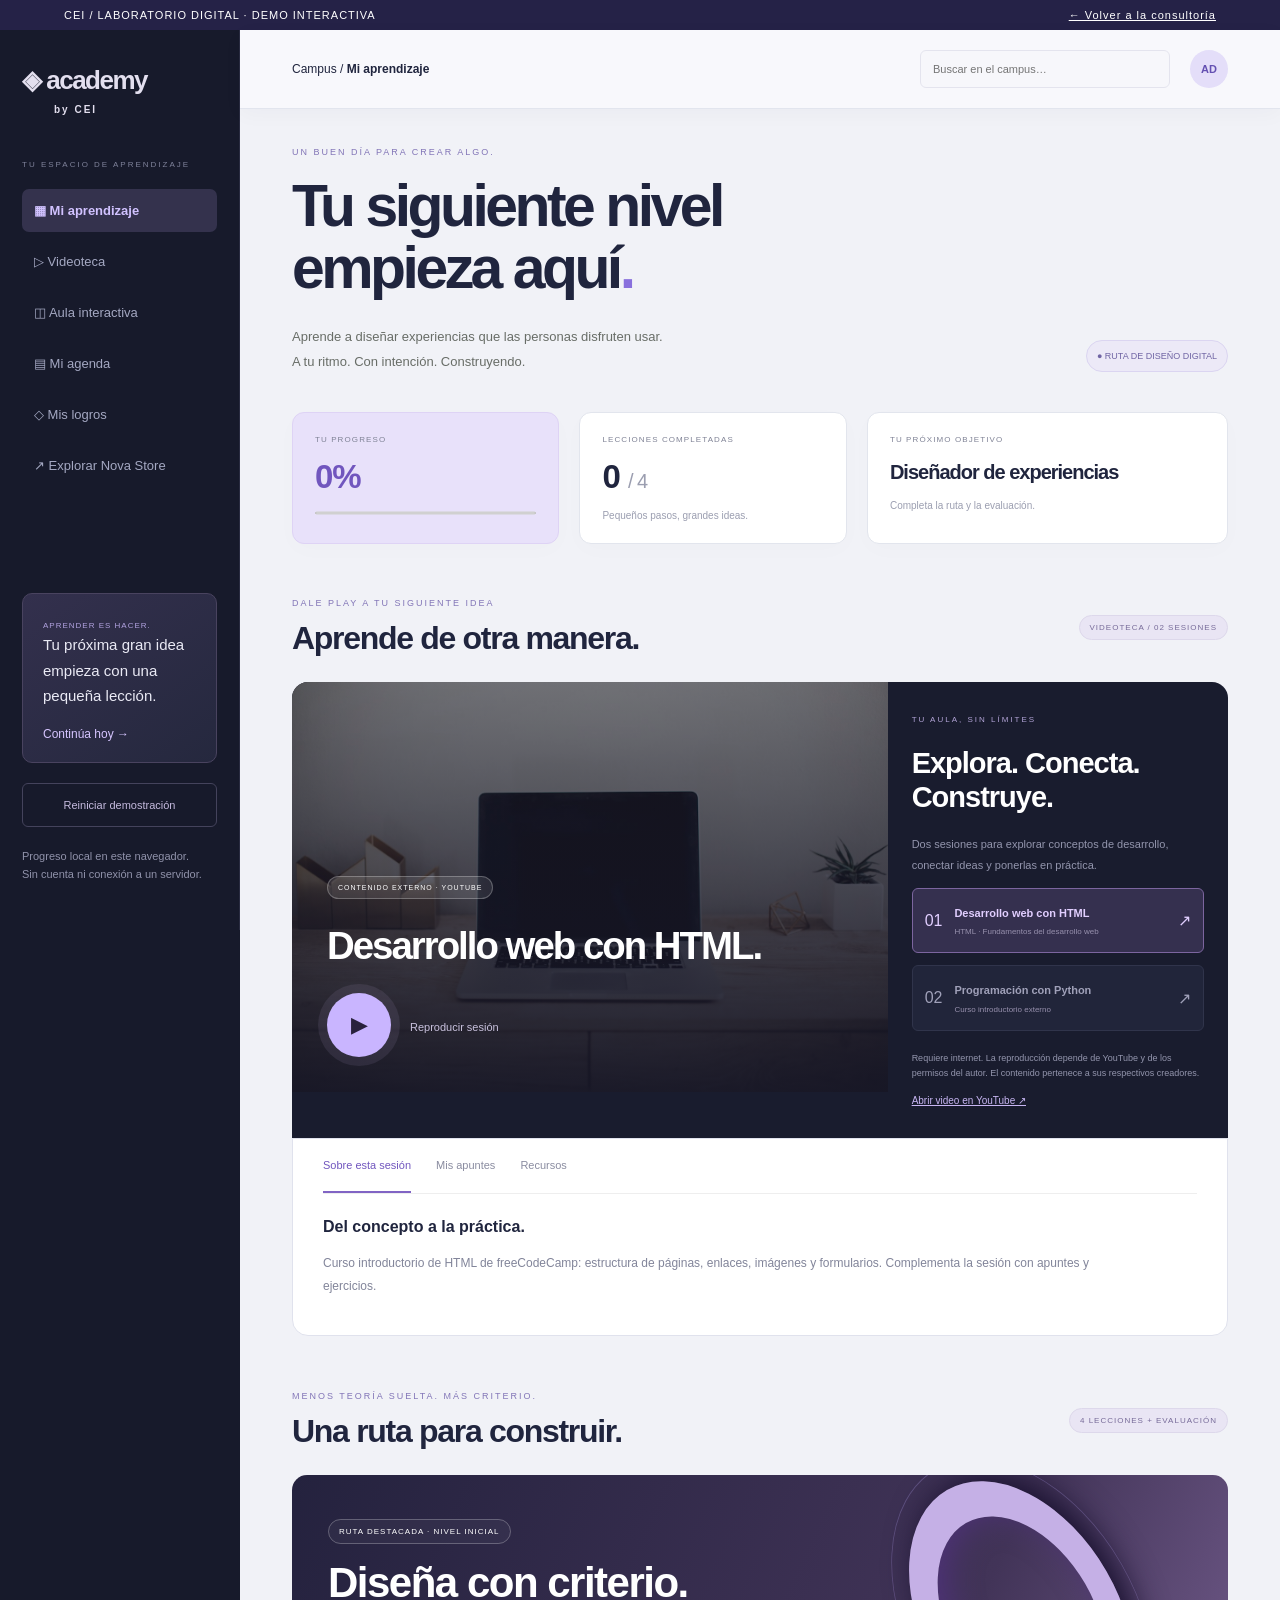
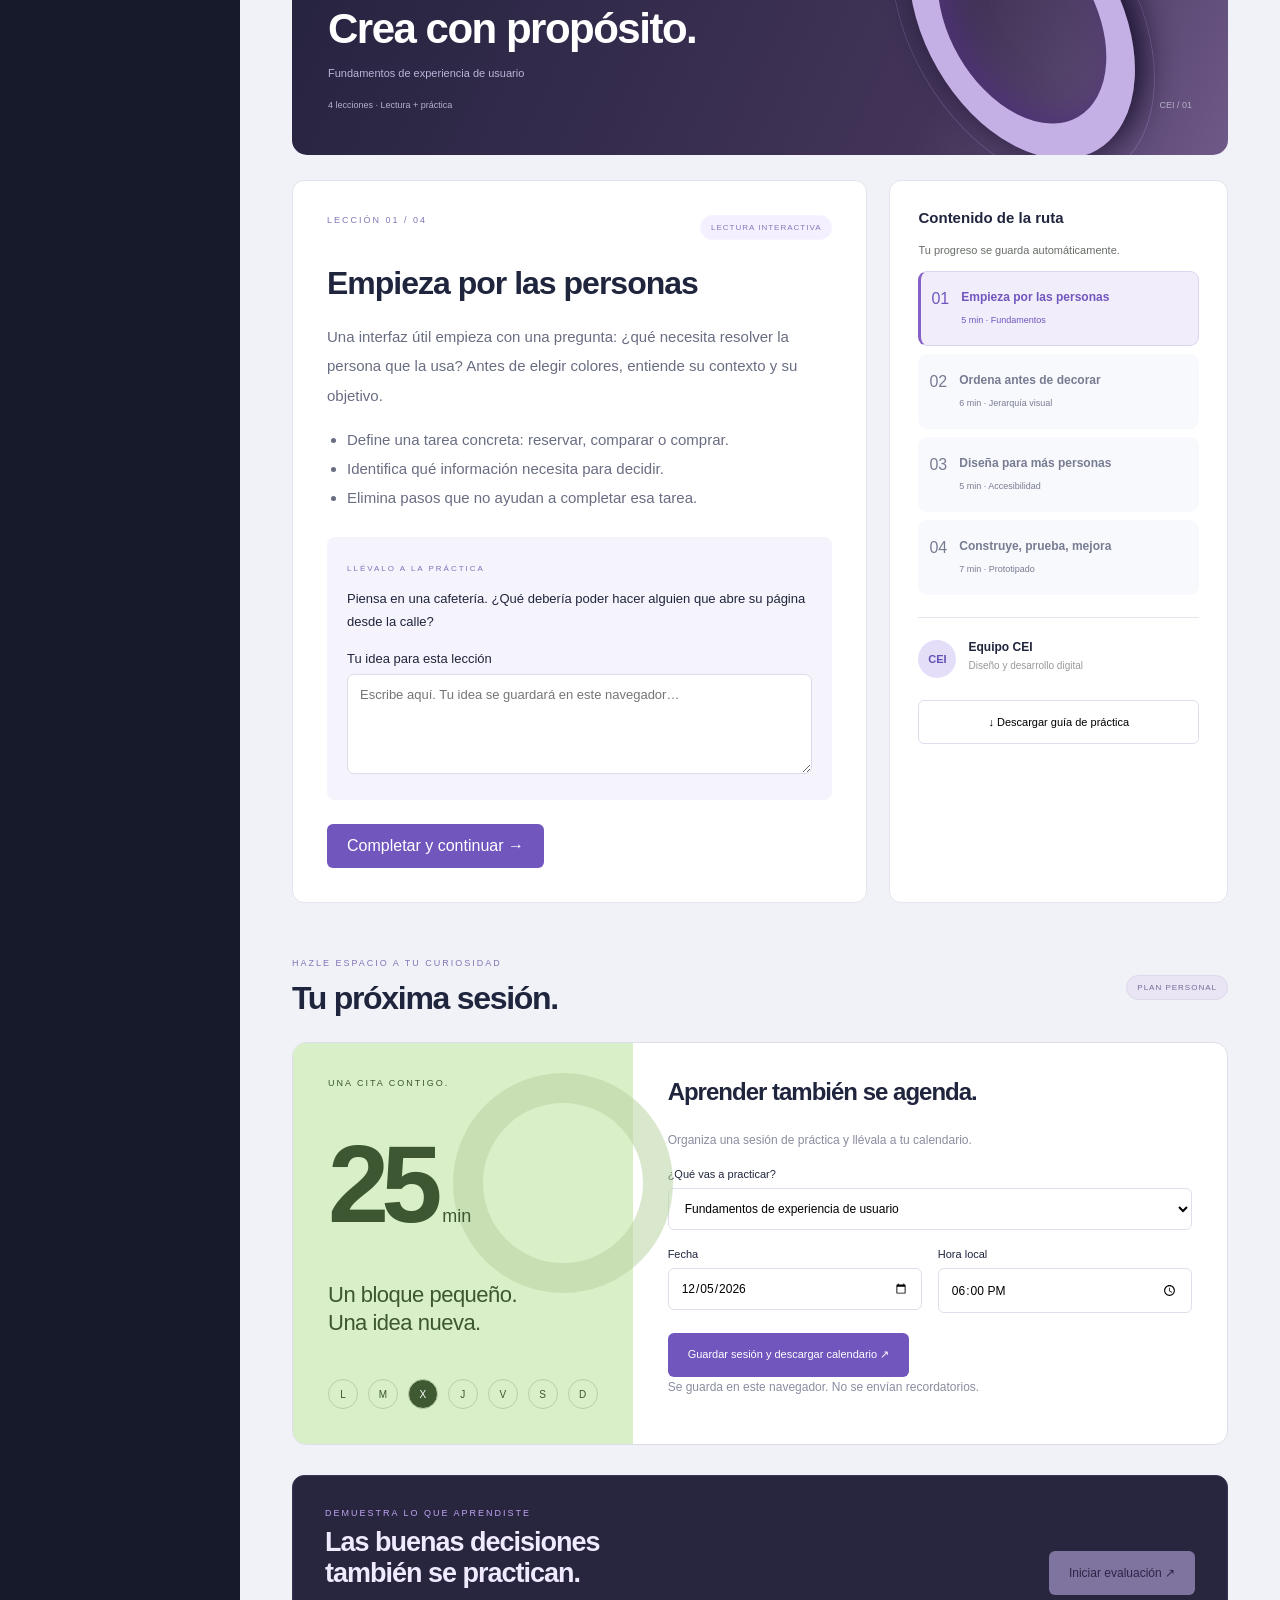
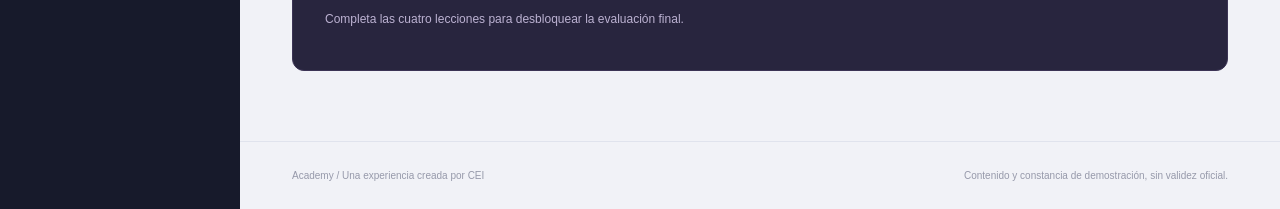
<file: demos/academy.html>
<!doctype html><html lang="es"><head><meta charset="utf-8"><meta name="viewport" content="width=device-width,initial-scale=1"><meta name="description" content="Demo interactiva creada por CEI. Datos y operaciones simulados."><title>CEI Academy — Aprende construyendo · Demo CEI</title><link rel="stylesheet" href="base.css"><link rel="stylesheet" href="academy.css"></head><body><div class="demo"><span>CEI / LABORATORIO DIGITAL · DEMO INTERACTIVA</span><a href="../index.html#showroom">← Volver a la consultoría</a></div><div class="app"><aside class="sidebar"><a href="academy.html" class="brand">◈ academy<span>by CEI</span></a><p class="eyebrow">TU ESPACIO DE APRENDIZAJE</p><nav><a class="selected" href="#overview">▦ Mi aprendizaje</a><a href="#masterclasses">▷ Videoteca</a><a href="#classroom">◫ Aula interactiva</a><a href="#agenda">▤ Mi agenda</a><a href="#achievement">◇ Mis logros</a><a href="shop.html">↗ Explorar Nova Store</a></nav><div class="mentor"><small>APRENDER ES HACER.</small><p>Tu próxima gran idea empieza con una pequeña lección.</p><a href="#classroom">Continúa hoy →</a></div><button id="reset" class="outline">Reiniciar demostración</button><p class="muted fine">Progreso local en este navegador.<br>Sin cuenta ni conexión a un servidor.</p></aside><div class="workspace"><header><span>Campus / <strong>Mi aprendizaje</strong></span><div class="campus-search"><input id="campus-search" aria-label="Buscar lecciones y videos" placeholder="Buscar en el campus…"><span class="avatar">AD</span></div></header><main><section id="overview"><p class="eyebrow">UN BUEN DÍA PARA CREAR ALGO.</p><h1>Tu siguiente nivel<br>empieza aquí<span>.</span></h1><div class="intro-row"><p class="muted">Aprende a diseñar experiencias que las personas disfruten usar.<br>A tu ritmo. Con intención. Construyendo.</p><span class="cohort">● RUTA DE DISEÑO DIGITAL</span></div><div class="stats"><article><small>TU PROGRESO</small><strong id="progress-stat">0%</strong><progress id="progress" value="0" max="4"></progress></article><article><small>LECCIONES COMPLETADAS</small><strong id="lessons-stat">0 <em>/ 4</em></strong><span>Pequeños pasos, grandes ideas.</span></article><article><small>TU PRÓXIMO OBJETIVO</small><strong class="goal">Diseñador de experiencias</strong><span>Completa la ruta y la evaluación.</span></article></div></section><section class="masterclasses" id="masterclasses"><div class="section-heading"><div><p class="eyebrow">DALE PLAY A TU SIGUIENTE IDEA</p><h2>Aprende de otra manera.</h2></div><span class="pill">VIDEOTECA / 02 SESIONES</span></div><div class="video-studio"><div class="video-screen"><div id="video-poster"><img src="assets/workspace.jpg" alt="Equipo de trabajo para desarrollo web"><div class="poster-shade"></div><div class="poster-content"><span class="pill">CONTENIDO EXTERNO · YOUTUBE</span><h2 id="poster-title">Desarrollo web<br>con HTML.</h2><button id="play-video" class="play-button" aria-label="Reproducir video seleccionado">▶</button><span>Reproducir sesión</span></div></div><div id="video-frame" class="hidden"></div></div><div class="video-playlist"><p class="eyebrow">TU AULA, SIN LÍMITES</p><h3>Explora. Conecta.<br>Construye.</h3><p>Dos sesiones para explorar conceptos de desarrollo, conectar ideas y ponerlas en práctica.</p><button class="video-item active" data-video="0"><span>01</span><span><strong>Desarrollo web con HTML</strong><small>HTML · Fundamentos del desarrollo web</small></span><span>↗</span></button><button class="video-item" data-video="1"><span>02</span><span><strong>Programación con Python</strong><small>Curso introductorio externo</small></span><span>↗</span></button><p class="video-disclaimer">Requiere internet. La reproducción depende de YouTube y de los permisos del autor. El contenido pertenece a sus respectivos creadores.</p><a id="external-video" href="https://www.youtube.com/watch?v=pQN-pnXPaVg" target="_blank" rel="noopener">Abrir video en YouTube ↗</a></div></div><div class="video-tools"><div class="video-tabs" role="tablist" aria-label="Recursos de la videoteca"><button id="tab-summary" role="tab" aria-selected="true" aria-controls="video-summary">Sobre esta sesión</button><button id="tab-notes" role="tab" aria-selected="false" aria-controls="video-notes">Mis apuntes</button><button id="tab-resources" role="tab" aria-selected="false" aria-controls="video-resources">Recursos</button></div><div id="video-summary" role="tabpanel" aria-labelledby="tab-summary"><h3>Del concepto a la práctica.</h3><p id="video-description">Curso introductorio de HTML de freeCodeCamp: estructura de páginas, enlaces, imágenes y formularios. Complementa la sesión con apuntes y ejercicios.</p></div><div id="video-notes" class="hidden" role="tabpanel" aria-labelledby="tab-notes"><label for="video-note">Tus apuntes de esta sesión</label><textarea id="video-note" placeholder="Una idea que vale la pena recordar…"></textarea><small id="video-note-status" role="status"></small></div><div id="video-resources" class="hidden" role="tabpanel" aria-labelledby="tab-resources"><h3>Aprender también ocurre fuera del video.</h3><p>Descarga la guía de práctica de la ruta o guarda un resumen de tus apuntes.</p><button class="outline" id="export-notes">↓ Exportar apuntes de video</button></div></div></section><div class="section-heading path-heading"><div><p class="eyebrow">MENOS TEORÍA SUELTA. MÁS CRITERIO.</p><h2>Una ruta para construir.</h2></div><span class="pill">4 LECCIONES + EVALUACIÓN</span></div><section class="learning" id="classroom"><div class="course-cover"><div class="course-info"><span class="pill">RUTA DESTACADA · NIVEL INICIAL</span><h2>Diseña con criterio.<br>Crea con propósito.</h2><p>Fundamentos de experiencia de usuario</p><div class="cover-footer"><span>4 lecciones · Lectura + práctica</span><span>CEI / 01</span></div></div><div class="orb"><div></div></div></div><div class="class-grid"><article class="lesson-panel"><div class="lesson-top"><span class="eyebrow" id="lesson-number"></span><span class="pill">LECTURA INTERACTIVA</span></div><h2 id="lesson-title"></h2><div id="lesson-content"></div><div class="practice"><small>LLÉVALO A LA PRÁCTICA</small><p id="exercise"></p><label for="notes">Tu idea para esta lección</label><textarea id="notes" placeholder="Escribe aquí. Tu idea se guardará en este navegador…"></textarea><span class="muted fine" id="save-status" role="status"></span></div><button class="primary" id="complete">Completar y continuar →</button></article><aside class="syllabus"><h3>Contenido de la ruta</h3><p class="muted fine">Tu progreso se guarda automáticamente.</p><div id="lesson-list"></div><div class="instructor"><div class="avatar">CEI</div><div><strong>Equipo CEI</strong><p>Diseño y desarrollo digital</p></div></div><button id="download" class="outline full">↓ Descargar guía de práctica</button></aside></div></section><section class="agenda" id="agenda"><div class="section-heading"><div><p class="eyebrow">HAZLE ESPACIO A TU CURIOSIDAD</p><h2>Tu próxima sesión.</h2></div><span class="pill">PLAN PERSONAL</span></div><div class="agenda-grid"><div class="calendar-art"><span>UNA CITA CONTIGO.</span><strong>25<span>min</span></strong><p>Un bloque pequeño.<br>Una idea nueva.</p><div class="week"><span>L</span><span>M</span><span>X</span><span>J</span><span>V</span><span>S</span><span>D</span></div></div><form id="schedule-form"><h3>Aprender también se agenda.</h3><p>Organiza una sesión de práctica y llévala a tu calendario.</p><label for="session-topic">¿Qué vas a practicar?</label><select id="session-topic"><option>Fundamentos de experiencia de usuario</option><option>Desarrollo web con HTML</option><option>Programación con Python</option></select><div class="schedule-fields"><div><label for="session-date">Fecha</label><input id="session-date" type="date" required></div><div><label for="session-time">Hora local</label><input id="session-time" type="time" value="18:00" required></div></div><button class="primary" type="submit">Guardar sesión y descargar calendario ↗</button><p class="fine" id="schedule-result" role="status">Se guarda en este navegador. No se envían recordatorios.</p></form></div></section><section class="achievement" id="achievement"><div><p class="eyebrow">DEMUESTRA LO QUE APRENDISTE</p><h2>Las buenas decisiones<br>también se practican.</h2><p id="achievement-status">Completa las cuatro lecciones para desbloquear la evaluación final.</p></div><button class="primary" id="quiz-open" disabled>Iniciar evaluación ↗</button></section></main><footer><span>Academy / Una experiencia creada por CEI</span><span>Contenido y constancia de demostración, sin validez oficial.</span></footer></div></div><dialog id="certificate-dialog"><div class="dialog-head certificate-controls"><h2>Tu logro, a tu nombre.</h2><button data-close="certificate-dialog" aria-label="Cerrar constancia">×</button></div><label class="certificate-controls" for="student-name">Nombre para tu constancia de muestra</label><input class="certificate-controls" id="student-name" placeholder="Tu nombre" maxlength="70"><article class="certificate" id="certificate"><span class="certificate-mark">◈</span><p class="eyebrow">CEI ACADEMY / LEARNING EXPERIENCE</p><h2>Las ideas crecen<br>cuando las pones<br>en práctica.</h2><span class="certificate-label">CONSTANCIA DE DEMOSTRACIÓN PARA</span><h3 id="certificate-name">Visitante del campus</h3><p>Por completar la ruta de<br><strong>Fundamentos de experiencia de usuario</strong></p><div class="certificate-bottom"><span>4 LECCIONES<br>Evaluación aprobada · 2/2</span><span>CEI / ACADEMY<br>Diseño y desarrollo digital</span></div><small>Documento de muestra. Sin validez oficial.</small></article><button class="primary full certificate-controls" id="print-certificate">Imprimir o guardar como PDF ↗</button></dialog><dialog id="quiz"><div class="dialog-head"><h2>Un último reto.</h2><button data-close="quiz" aria-label="Cerrar evaluación">×</button></div><form id="quiz-form"><fieldset><legend>1. ¿Qué permite validar una idea antes de desarrollarla?</legend><label><input type="radio" name="q1" value="a" required> Un prototipo probado con usuarios</label><label><input type="radio" name="q1" value="b"> Elegir primero todos los colores</label></fieldset><fieldset><legend>2. ¿Qué ayuda a una persona que navega con teclado?</legend><label><input type="radio" name="q2" value="a" required> Ocultar los bordes de los controles</label><label><input type="radio" name="q2" value="b"> Un foco visible y un orden lógico</label></fieldset><p id="quiz-result" role="status"></p><button class="primary full">Comprobar respuestas</button></form></dialog><script src="academy.js"></script></body></html>
</file>
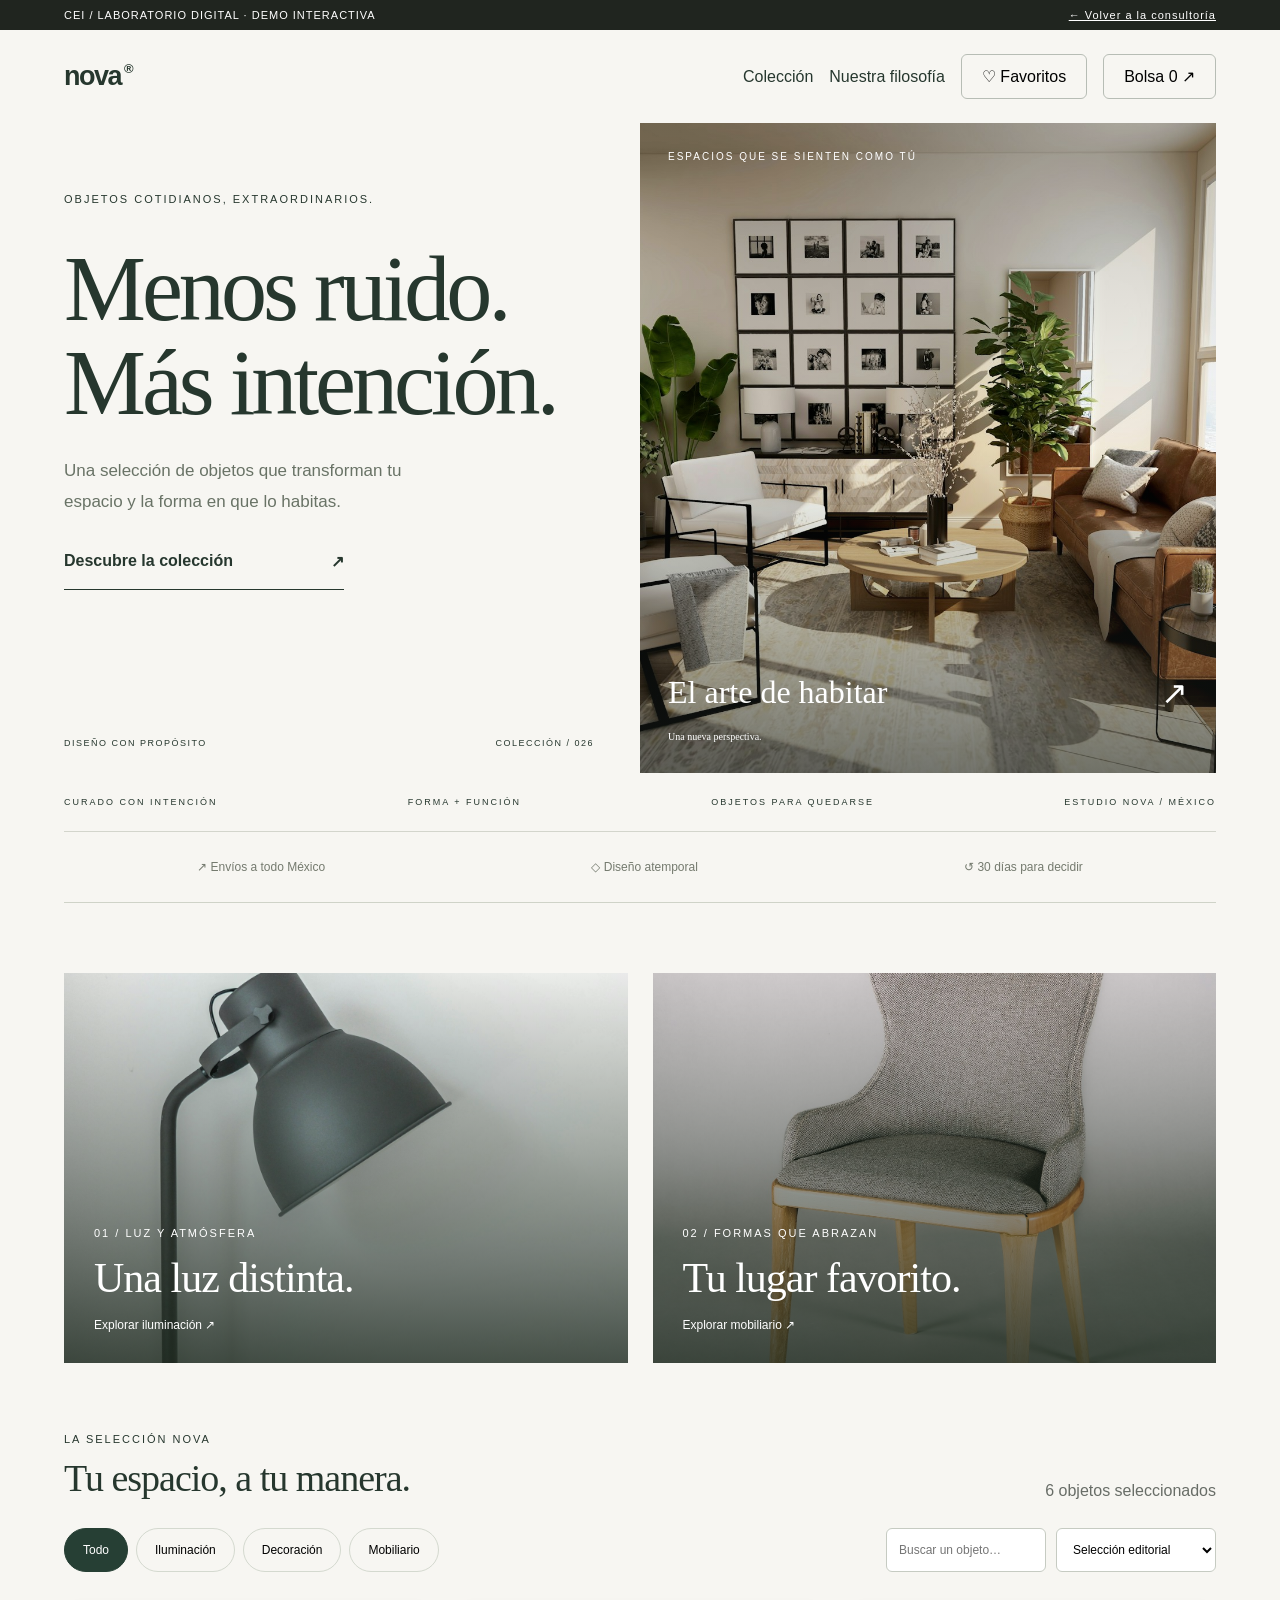
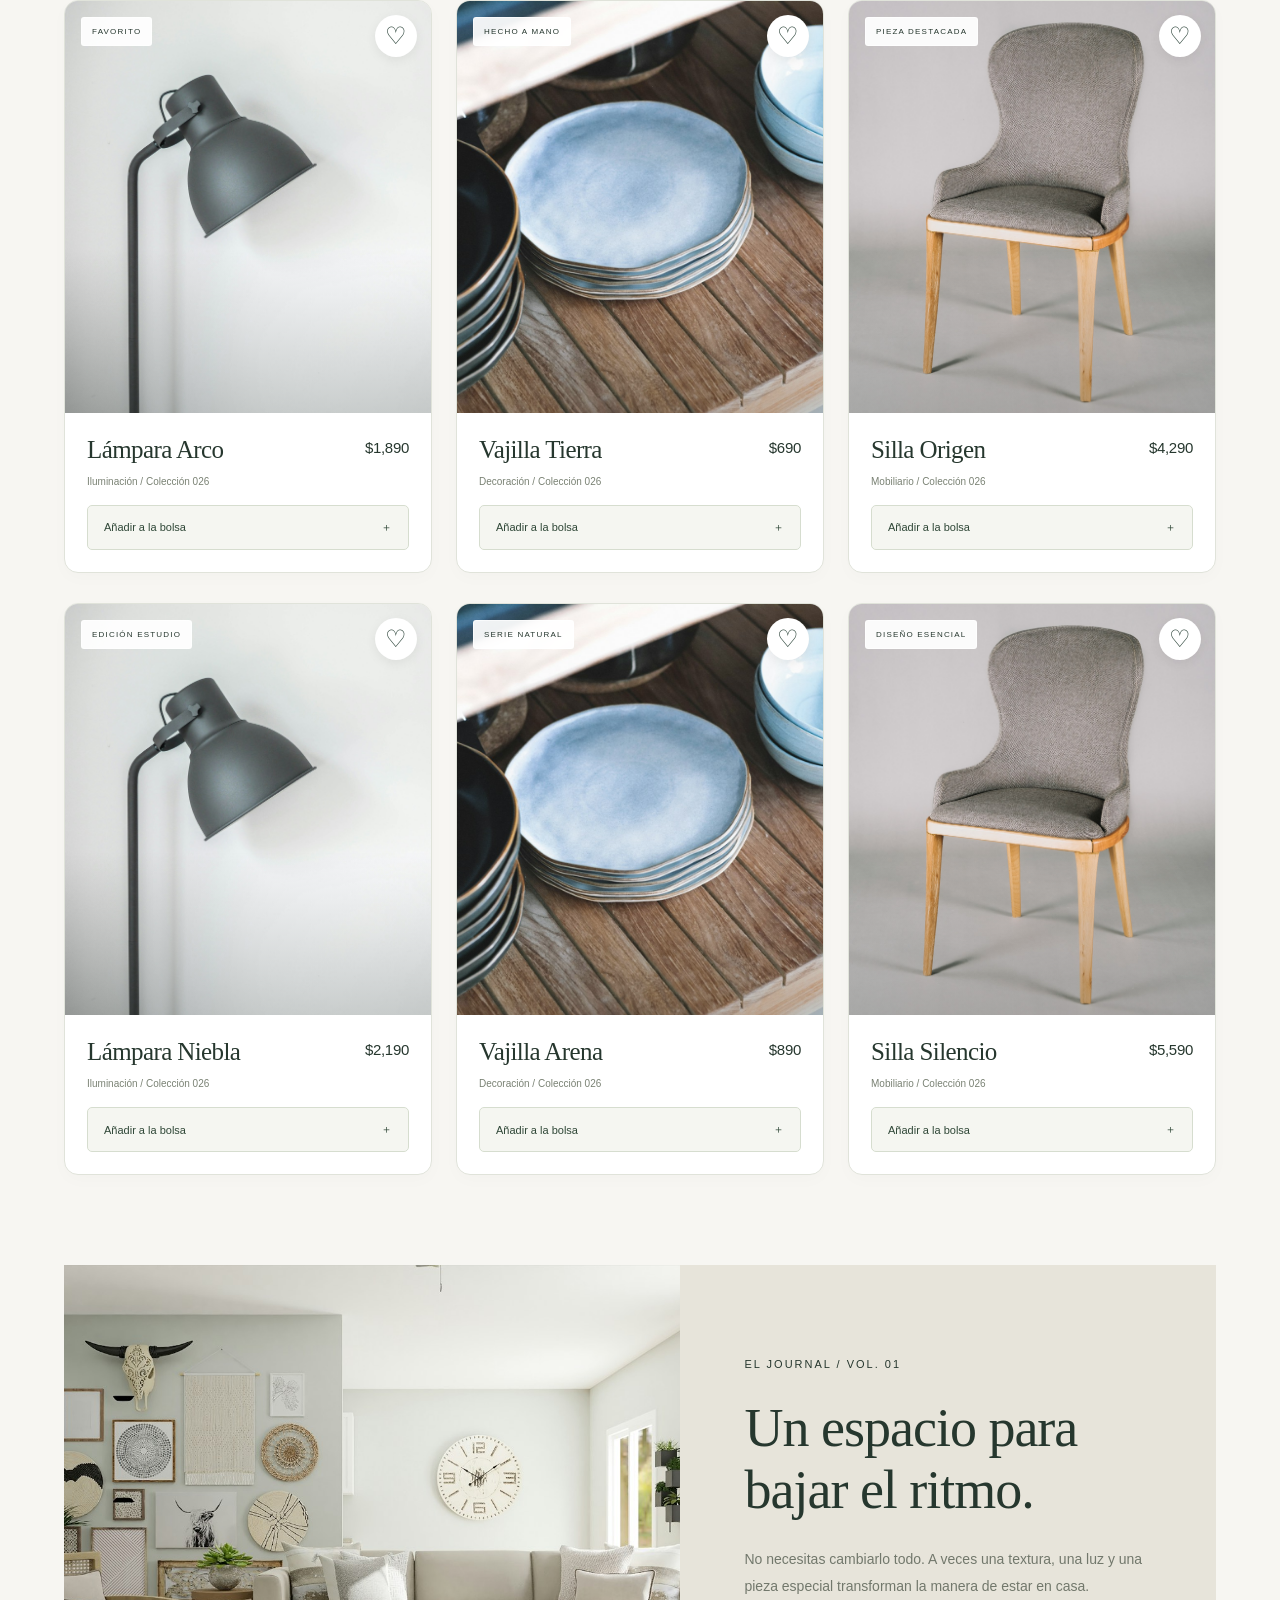
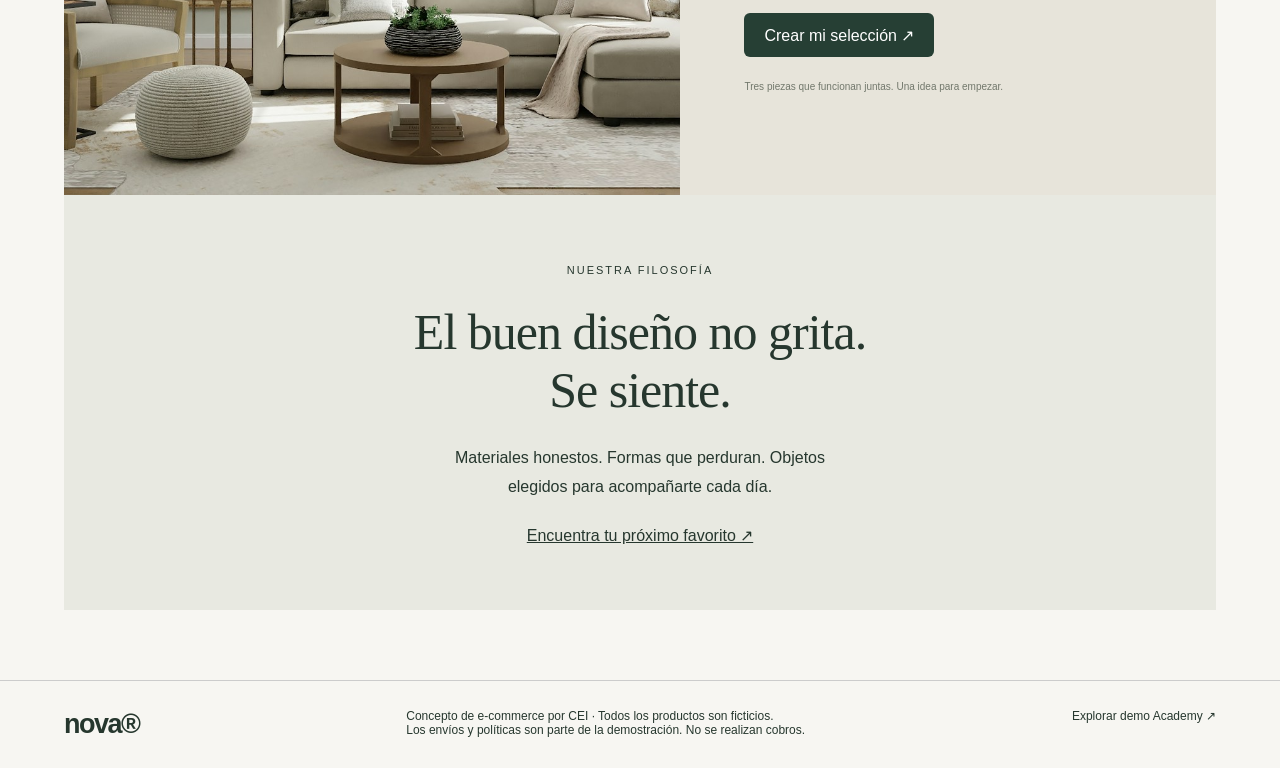
<file: demos/shop.html>
<!doctype html><html lang="es"><head><meta charset="utf-8"><meta name="viewport" content="width=device-width,initial-scale=1"><meta name="description" content="Demo interactiva creada por CEI. Datos y operaciones simulados."><title>NOVA — Objetos para vivir mejor · Demo CEI</title><link rel="stylesheet" href="base.css"><link rel="stylesheet" href="shop.css"></head><body><div class="demo"><span>CEI / LABORATORIO DIGITAL · DEMO INTERACTIVA</span><a href="../index.html#showroom">← Volver a la consultoría</a></div><header><a class="brand" href="shop.html">nova<span>®</span></a><nav><a href="#catalogo">Colección</a><a href="#filosofia">Nuestra filosofía</a><button class="wish-nav outline" id="wish-filter" aria-pressed="false">♡ Favoritos</button><button class="outline" id="bag">Bolsa <span id="count">0</span> ↗</button></nav></header><main><section class="hero"><div class="hero-copy"><p class="eyebrow">OBJETOS COTIDIANOS, EXTRAORDINARIOS.</p><h1>Menos ruido.<br>Más intención.</h1><p class="intro">Una selección de objetos que transforman tu espacio y la forma en que lo habitas.</p><a class="cta" href="#catalogo">Descubre la colección <span>↗</span></a><div class="hero-foot"><span>DISEÑO CON PROPÓSITO</span><span>COLECCIÓN / 026</span></div></div><div class="hero-art"><span class="art-label">ESPACIOS QUE SE SIENTEN COMO TÚ</span><img class="hero-photo" src="assets/interior.jpg" alt="Sala contemporánea con materiales naturales y tonos cálidos"><div class="art-caption"><span>El arte de habitar<br><small>Una nueva perspectiva.</small></span><span>↗</span></div></div></section><div class="ticker"><span>CURADO CON INTENCIÓN</span><span>FORMA + FUNCIÓN</span><span>OBJETOS PARA QUEDARSE</span><span>ESTUDIO NOVA / MÉXICO</span></div><section class="benefits"><span>↗ Envíos a todo México</span><span>◇ Diseño atemporal</span><span>↺ 30 días para decidir</span></section><section class="collections"><a href="#catalogo" data-category="Iluminación"><img src="assets/lamp.jpg" alt="Lámpara de diseño" loading="lazy"><div><small>01 / LUZ Y ATMÓSFERA</small><h2>Una luz distinta.</h2><span>Explorar iluminación ↗</span></div></a><a href="#catalogo" data-category="Mobiliario"><img src="assets/chair.jpg" alt="Silla de diseño" loading="lazy"><div><small>02 / FORMAS QUE ABRAZAN</small><h2>Tu lugar favorito.</h2><span>Explorar mobiliario ↗</span></div></a></section><section id="catalogo"><div class="section-top"><div><p class="eyebrow">LA SELECCIÓN NOVA</p><h2>Tu espacio, a tu manera.</h2></div><span class="muted" id="results"></span></div><div class="tools"><div id="filters" class="filters"></div><div class="search-sort"><input id="search" aria-label="Buscar productos" placeholder="Buscar un objeto…"><select id="sort" aria-label="Ordenar productos"><option value="featured">Selección editorial</option><option value="low">Menor precio</option><option value="high">Mayor precio</option></select></div></div><div class="products" id="products"></div><p id="empty" class="hidden">No encontramos objetos con esos filtros.</p></section><section class="editorial"><img src="assets/room.jpg" alt="Interior de inspiración contemporánea" loading="lazy"><div><small>EL JOURNAL / VOL. 01</small><h2>Un espacio para<br>bajar el ritmo.</h2><p>No necesitas cambiarlo todo. A veces una textura, una luz y una pieza especial transforman la manera de estar en casa.</p><button class="primary" id="inspiration">Crear mi selección ↗</button><p class="fine">Tres piezas que funcionan juntas. Una idea para empezar.</p></div></section><section class="philosophy" id="filosofia"><small>NUESTRA FILOSOFÍA</small><h2>El buen diseño no grita.<br>Se siente.</h2><p>Materiales honestos. Formas que perduran. Objetos elegidos para acompañarte cada día.</p><a href="#catalogo">Encuentra tu próximo favorito ↗</a></section></main><footer><span class="brand">nova®</span><span>Concepto de e-commerce por CEI · Todos los productos son ficticios.<br>Los envíos y políticas son parte de la demostración. No se realizan cobros.</span><a href="academy.html">Explorar demo Academy ↗</a></footer><dialog id="product-detail"><div class="dialog-head"><span class="eyebrow">ESTUDIO NOVA / COLECCIÓN 026</span><button data-close="product-detail" aria-label="Cerrar producto">×</button></div><div id="detail-content"></div></dialog><dialog id="cart"><div class="dialog-head"><h2>Tu bolsa</h2><button data-close="cart" aria-label="Cerrar bolsa">×</button></div><div id="cart-items"></div><label for="coupon">Código de cortesía de la demo: NOVA10</label><div class="coupon"><input id="coupon" placeholder="Escribe tu código"><button class="outline" id="apply-coupon">Aplicar</button></div><p id="coupon-status" role="status"></p><div id="totals"></div><button id="checkout" class="primary full">Continuar al pedido →</button></dialog><dialog id="order"><div class="dialog-head"><h2>Pedido de demostración</h2><button data-close="order" aria-label="Cerrar pedido">×</button></div><p class="muted">No se realizan cargos ni se envían datos. Usa un nombre ficticio.</p><form id="order-form"><label for="name">Nombre para el pedido</label><input id="name" required maxlength="60" autocomplete="off" placeholder="Ej. Alex Demo"><label for="delivery">Entrega simulada</label><select id="delivery"><option>Envío estándar · Sin costo</option><option>Recoger en tienda · Sin costo</option></select><p id="order-total"></p><button class="primary full">Confirmar pedido simulado</button></form></dialog><dialog id="success"><h2>Un gran objeto.<br>Una buena elección.</h2><p id="confirmation"></p><p class="muted">Esta fue una compra simulada. No se ha generado ningún cargo ni envío.</p><button class="primary" data-close="success">Seguir explorando</button></dialog><div id="toast" class="toast hidden" role="status"></div><script src="shop.js"></script></body></html>
</file>
<file: demos/base.css>
*{box-sizing:border-box}body{margin:0;font-family:Arial,Helvetica,sans-serif}button,input,select{font:inherit}button,a,input,select{ -webkit-tap-highlight-color:transparent}button,a{touch-action:manipulation}button{cursor:pointer}a{color:inherit;text-decoration:none}button:focus-visible,a:focus-visible,input:focus-visible,select:focus-visible{outline:3px solid #e26e36;outline-offset:4px}button{min-height:44px}button:disabled{opacity:.5;cursor:default}.demo{padding:9px 5%;font-size:11px;letter-spacing:1px;background:#20251f;color:#fff;display:flex;justify-content:space-between;gap:15px}.demo a{text-decoration:underline}header{padding:24px 5%;display:flex;align-items:center;justify-content:space-between;gap:24px}nav{display:flex;gap:24px;align-items:center}.brand{font-weight:800;font-size:27px;letter-spacing:-1.5px}main{padding:0 5% 70px}h1,h2,h3,p{margin-top:0}button{border:0;border-radius:6px;padding:12px 20px}small,.eyebrow{font-size:11px;letter-spacing:2px;text-transform:uppercase}footer{padding:28px 5%;border-top:1px solid #ccc;font-size:12px;display:flex;justify-content:space-between;gap:20px}.muted{color:#686d67}.primary{background:#263f34;color:white}.outline{border:1px solid #b7bdb5;background:transparent}.toast{position:fixed;bottom:24px;left:50%;transform:translateX(-50%);background:#20251f;color:white;padding:14px 24px;border-radius:8px;z-index:20;box-shadow:0 10px 50px #0003}.hidden{display:none!important}dialog{border:0;border-radius:16px;padding:30px;width:min(540px,92vw);max-height:88vh;overflow:auto}dialog::backdrop{background:#17241dcc;backdrop-filter:blur(5px)}.dialog-head{display:flex;justify-content:space-between;align-items:center;gap:10px}.dialog-head button{background:#eee;padding:8px 16px}label{display:block;font-size:13px;margin:18px 0 8px}input,select{border:1px solid #c6cbc2;background:white;border-radius:6px;padding:12px;width:100%}.full{width:100%}@media(max-width:700px){header{padding:20px 5%;flex-wrap:wrap}nav{gap:12px;font-size:12px}.demo{font-size:9px;letter-spacing:0}h1{font-size:44px!important}footer{flex-direction:column}main{padding-bottom:40px}}@media(prefers-reduced-motion:no-preference){html{scroll-behavior:smooth}button,a{transition:background .2s,transform .2s}button:hover{transform:translateY(-2px)}}
</file>
<file: demos/academy.css>
body{background:#f4f5fa;color:#20253e}.demo{background:#252247}.app{display:grid;grid-template-columns:240px 1fr}.sidebar{background:#fff;border-right:1px solid #e1e4ef;padding:35px 22px;display:flex;flex-direction:column;gap:25px}.sidebar .brand{color:#5142b9;font-size:26px}.brand span{display:block;font-size:10px;letter-spacing:2px;margin:8px 0 0 32px}.sidebar>.eyebrow{font-size:8px;color:#9395a8;margin:25px 0 0}.sidebar nav{display:flex;flex-direction:column;align-items:stretch;gap:8px;font-size:13px}.sidebar nav a{padding:14px 12px;border-radius:7px;color:#6d7083}.sidebar nav .selected{background:#eeeafb;color:#6350bc;font-weight:bold}.mentor{background:#eeebfa;padding:20px;border-radius:10px;margin-top:45px}.mentor small{font-size:8px;letter-spacing:1px;color:#7763c4}.mentor p{line-height:1.7;font-size:15px}.mentor a{font-size:12px;color:#6651be}.sidebar .outline{font-size:11px;border-color:#d9d9e5}.fine{font-size:11px;line-height:1.7}.workspace{min-width:0}.workspace header{border-bottom:1px solid #e2e5ee;font-size:12px;padding-top:20px;padding-bottom:20px}.avatar{border-radius:50%;background:#e4def9;color:#6450b2;width:38px;height:38px;display:grid;place-items:center;font-size:11px;font-weight:bold}.workspace main{padding-top:38px}.eyebrow{color:#8275b7;font-size:9px}h1{font-size:clamp(38px,4vw,62px);line-height:1.06;letter-spacing:-2.8px;margin:18px 0}h1 span{color:#8970dd}.intro-row{display:flex;justify-content:space-between;align-items:center;gap:20px}.intro-row p{font-size:13px;line-height:1.9}.cohort{font-size:9px;color:#7065a4;background:#ece9f7;border:1px solid #dbd5f1;padding:10px;border-radius:20px;white-space:nowrap}.stats{display:grid;grid-template-columns:1fr 1fr 1.35fr;gap:16px;margin:25px 0 35px}.stats article{background:white;border:1px solid #e2e5ed;border-radius:12px;padding:22px;display:flex;flex-direction:column;gap:14px}.stats small{font-size:8px;color:#7f8295;letter-spacing:1.1px}.stats strong{font-size:33px;letter-spacing:-1px}.stats em{font-style:normal;font-size:20px;font-weight:normal;color:#9b9eb0}.stats span{font-size:10px;color:#9b9eb0}.stats .goal{font-size:20px;line-height:1.4}progress{width:100%;height:6px;accent-color:#8670ce}.course-cover{min-height:240px;border-radius:15px;background:#282344;color:#fff;position:relative;overflow:hidden;display:flex;align-items:center}.course-info{padding:32px;position:relative;z-index:1;width:100%}.pill{border:1px solid #ffffff40;background:#ffffff09;border-radius:20px;padding:7px 10px;font-size:8px;letter-spacing:1px}.course-info h2{font-size:36px;letter-spacing:-1.5px;line-height:1.1;margin:22px 0 15px}.course-info p{font-size:11px;color:#bbb4d9}.cover-footer{display:flex;justify-content:space-between;font-size:9px;color:#b6b0cb;padding-top:10px}.orb{position:absolute;right:8%;top:-25px;width:300px;height:300px;border:38px solid #9280cc;border-radius:50%;transform:rotate(-30deg) scaleX(.65);box-shadow:inset 15px 0 35px #0008,15px 0 40px #100b24}.orb div{position:absolute;width:350px;height:350px;border:1px solid #bfaaff40;border-radius:50%;top:-62px;left:-62px}.class-grid{display:grid;grid-template-columns:1.7fr 1fr;gap:24px;margin-top:25px}.lesson-panel,.syllabus{background:#fff;border:1px solid #e2e5ed;border-radius:12px;padding:28px;min-width:0}.lesson-top{display:flex;justify-content:space-between;gap:10px}.lesson-top .pill{color:#8978ba;background:#f4f0ff}.lesson-panel h2{font-size:28px;letter-spacing:-1px;margin:25px 0 20px}.lesson-panel #lesson-content{font-size:14px;line-height:1.9;color:#696d82}.lesson-panel ul{padding-left:20px}.practice{background:#f5f3fb;border-radius:8px;padding:20px;margin:24px 0}.practice small{font-size:8px;color:#8470bc}.practice p{font-size:13px;line-height:1.8;margin-top:12px}textarea{width:100%;resize:vertical;min-height:100px;border:1px solid #ded9eb;border-radius:7px;padding:12px;font:inherit;font-size:13px}.primary{background:#7156be}.syllabus h3{font-size:15px}.lesson-item{width:100%;text-align:left;display:flex;gap:12px;padding:18px 10px;margin:8px 0;background:#f8f9fc;color:#777c92;border:1px solid transparent}.lesson-item.active{background:#f1edfa;color:#7156be;border-color:#dcd3ee}.lesson-item b{font-size:12px;display:block;margin-bottom:5px}.lesson-item small{font-size:9px;letter-spacing:0;text-transform:none}.instructor{display:flex;gap:12px;align-items:center;border-top:1px solid #e5e6ed;padding:22px 0;margin-top:22px;font-size:12px}.instructor p{font-size:10px;margin:6px 0;color:#999}.syllabus .outline{font-size:11px;border-color:#dddfea}.achievement{margin-top:30px;border:1px solid #ded8ef;border-radius:12px;padding:32px;background:#ede9f7;display:flex;justify-content:space-between;align-items:center;gap:25px}.achievement h2{font-size:27px;letter-spacing:-1px}.achievement p:last-child{font-size:12px;color:#7b7394}.achievement button{white-space:nowrap;font-size:12px}footer{border-color:#e0e3ed;color:#9699aa;font-size:10px}fieldset{border:1px solid #ddd;border-radius:8px;margin:24px 0;padding:18px}legend{font-size:14px;line-height:1.6}fieldset label{display:flex;gap:10px;align-items:center;line-height:1.5}fieldset input{width:18px;height:18px;accent-color:#7156be}@media(min-width:1600px){.app{grid-template-columns:280px 1fr}.workspace main{padding-left:7%;padding-right:7%}.course-cover{min-height:300px}.orb{right:15%;top:0}.stats article{padding:28px}}@media(max-width:1100px){.app{grid-template-columns:190px 1fr}.sidebar{padding:30px 15px}.class-grid{grid-template-columns:1fr}.intro-row{flex-direction:column;align-items:start}.stats{grid-template-columns:1fr 1fr}.stats article:last-child{grid-column:1/-1}.orb{right:-60px;opacity:.55}.achievement{align-items:start;flex-direction:column}}@media(max-width:700px){.app{display:block}.sidebar{padding:18px 5%;border-bottom:1px solid #ddd;gap:15px}.sidebar .brand{font-size:23px}.brand span{display:inline;margin-left:10px}.sidebar nav{flex-direction:row;flex-wrap:wrap;font-size:11px}.sidebar nav a{padding:8px}.sidebar>.eyebrow,.mentor,.sidebar>.fine{display:none}.sidebar #reset{position:absolute;top:62px;right:5%;padding:5px 10px;min-height:32px;font-size:9px}.workspace main{padding-top:25px}.stats{gap:10px}.stats article{padding:18px}.course-info{padding:25px}.course-info h2{font-size:30px}.lesson-panel,.syllabus{padding:20px}.achievement{padding:24px}h1{font-size:42px!important}.cohort{font-size:8px}}
/* Campus editorial: video inmersivo, acentos eléctricos y superficies profundas. */
body{background:#f1f2f7}.sidebar{background:#171a2b;color:#eaeaf5;border-color:#292b40}.sidebar .brand{color:#e3dfef}.sidebar>.eyebrow{color:#7f829a}.sidebar nav a{color:#a4a8c2}.sidebar nav .selected{background:#34324d;color:#d1c2ff}.mentor{background:linear-gradient(145deg,#33304d,#25283e);border:1px solid #49435f}.mentor small{color:#b1a2df}.mentor a{color:#d6c5ff}.sidebar .outline{color:#c5bade;border-color:#44435c}.sidebar .fine{color:#9092aa}.workspace header{background:#ffffffb5}.campus-search{display:flex;align-items:center;gap:20px}.campus-search input{font-size:11px;width:250px;border-color:#e4e4ee;background:#f7f7fb}.workspace h1{font-size:clamp(45px,4.6vw,76px);letter-spacing:-3.5px}.intro-row{margin-top:25px}.stats{gap:20px}.stats article{box-shadow:0 6px 25px #25203d04}.stats article:first-child{background:#e8e1fa;border-color:#ded3f5}.stats article:first-child strong{color:#7156be}.section-heading{display:flex;justify-content:space-between;align-items:center;gap:20px;margin:54px 0 25px}.section-heading h2{font-size:32px;letter-spacing:-1.3px;margin:12px 0 0}.section-heading>.pill{border-color:#ddd8eb;color:#776b99;background:#e9e5f4;white-space:nowrap}.video-studio{display:grid;grid-template-columns:1.75fr 1fr;background:#191c2e;border-radius:16px 16px 0 0;overflow:hidden;color:#fff}.video-screen{background:#0b0d15;position:relative;min-width:0;aspect-ratio:16/11}#video-poster{position:absolute;inset:0}#video-poster>img{width:100%;height:100%;object-fit:cover;opacity:.55}.poster-shade{position:absolute;inset:0;background:linear-gradient(0deg,#151525f0,#16112630)}.poster-content{position:absolute;inset:0;padding:35px;display:flex;flex-direction:column;justify-content:end;align-items:start}.poster-content h2{font-size:clamp(32px,3vw,50px);letter-spacing:-2px;margin:25px 0;color:#fff}.poster-content>.pill{font-size:7px;background:#ffffff1a;border-color:#ffffff40}.play-button{background:#c9b5ff;color:#29213d;border-radius:50%;width:64px;height:64px;font-size:22px;box-shadow:0 0 0 9px #d9c5ff17}.poster-content>span:last-child{position:absolute;bottom:59px;left:118px;font-size:11px;color:#c9c2de}#video-frame{position:absolute;inset:0}#video-frame iframe{width:100%;height:100%;border:0}.video-playlist{padding:30px 24px}.video-playlist>.eyebrow{font-size:8px;color:#b2a3d6}.video-playlist h3{font-size:29px;line-height:1.15;letter-spacing:-1px;margin:20px 0}.video-playlist>p{font-size:11px;line-height:1.9;color:#9395ad}.video-item{display:flex;align-items:center;gap:12px;width:100%;padding:16px 12px;text-align:left;background:#21253a;color:#a0a1b9;border:1px solid #30344b;margin:12px 0}.video-item.active{background:#35304f;border-color:#7c659f;color:#e1ceff}.video-item strong{font-size:11px;display:block;line-height:1.5}.video-item small{font-size:8px;letter-spacing:0;text-transform:none;display:block;margin-top:6px;color:#9790ad}.video-item>span:last-child{margin-left:auto}.video-playlist .video-disclaimer{font-size:9px;line-height:1.7;margin-top:20px}.video-playlist>a{font-size:10px;color:#c8b6f3;text-decoration:underline}.video-tools{padding:0 30px 25px;background:#fff;border:1px solid #e0e2ed;border-radius:0 0 16px 16px}.video-tabs{display:flex;gap:25px;border-bottom:1px solid #eee;margin-bottom:24px}.video-tabs button{background:none;border-radius:0;padding:20px 0;color:#8a8ca0;font-size:11px;border-bottom:2px solid transparent}.video-tabs button[aria-selected=true]{border-color:#8164c4;color:#7156be}.video-tools h3{font-size:16px}.video-tools p{font-size:12px;line-height:1.9;color:#82859a;max-width:800px}.video-tools textarea{min-height:120px}.video-tools small{font-size:10px;color:#7d68a4;letter-spacing:0;text-transform:none}.path-heading{margin-top:55px}.course-cover{background:linear-gradient(115deg,#24223e,#423458 70%,#6f5988);min-height:280px}.course-info{padding:36px}.course-info h2{font-size:42px}.orb{border-color:#c5b0e6;box-shadow:inset 15px 0 40px #4f327a,15px 0 40px #18102e;right:6%;top:-5px}.class-grid{gap:22px}.lesson-panel{padding:34px}.lesson-panel h2{font-size:32px}.lesson-panel #lesson-content{font-size:15px;line-height:1.95}.lesson-item{border-radius:9px}.lesson-item.active{border-left:3px solid #8762c6}.agenda{margin-top:55px}.agenda-grid{display:grid;grid-template-columns:.8fr 1.4fr;border:1px solid #deddeb;border-radius:14px;overflow:hidden;background:#fff}.calendar-art{background:#d8efc7;padding:35px;color:#3c5731;display:flex;flex-direction:column;justify-content:space-between;position:relative}.calendar-art:after{content:'';position:absolute;right:-40px;top:30px;width:160px;height:160px;border:30px solid #bad4a5;border-radius:50%;opacity:.55}.calendar-art>span{font-size:9px;letter-spacing:2px;z-index:1}.calendar-art>strong{font-size:110px;letter-spacing:-8px;line-height:1.4;z-index:1}.calendar-art>strong span{font-size:18px;letter-spacing:0;margin-left:8px;font-weight:normal}.calendar-art p{font-size:22px;letter-spacing:-.5px;line-height:1.3;z-index:1}.week{display:flex;justify-content:space-between;gap:8px}.week span{border:1px solid #b9cdaa;border-radius:50%;width:30px;height:30px;display:grid;place-items:center;font-size:10px}.week span:nth-child(3){background:#3f5932;color:#fff}.agenda form{padding:35px}.agenda form h3{font-size:24px;letter-spacing:-1px}.agenda form>p{font-size:12px;color:#8a8da0;line-height:1.7}.agenda label{font-size:11px}.agenda input,.agenda select{font-size:12px;border-color:#dedfeb}.schedule-fields{display:grid;grid-template-columns:1fr 1fr;gap:16px;margin-bottom:20px}.agenda .primary{font-size:11px}.achievement{background:#28253e;color:#f0eaff;border-color:#3c3455}.achievement .eyebrow{color:#c0a5f5}.achievement p:last-child{color:#bcb2d2}.achievement .primary{background:#d5c1ff;color:#35264d}.lesson-match{box-shadow:0 0 0 3px #bca3eb}.campus-no-results{padding:15px;color:#916343;background:#faf0e4;border-radius:8px;font-size:12px}
@media(min-width:1700px){.video-screen{aspect-ratio:16/9}.poster-content h2{font-size:60px}.video-playlist{padding:40px}.video-playlist h3{font-size:36px}.video-item{padding:22px 16px}}
@media(max-width:1100px){.video-studio{grid-template-columns:1fr}.video-screen{aspect-ratio:16/9}.video-playlist{display:grid;grid-template-columns:1fr 1fr;gap:12px 20px}.video-playlist>.eyebrow,.video-playlist>h3,.video-playlist>p,.video-playlist>a{grid-column:1/-1}.video-playlist h3{margin:0}.video-playlist>p{margin:0}.video-item{margin:0}.agenda-grid{grid-template-columns:1fr}.calendar-art{min-height:220px}.calendar-art>strong{position:absolute;right:30px;top:25px}.calendar-art .week{max-width:300px}.calendar-art p{margin:25px 0}.campus-search input{width:190px}}
@media(max-width:700px){.sidebar #reset{top:60px}.sidebar nav{gap:0}.sidebar nav a{font-size:10px}.campus-search input{width:150px;font-size:10px}.workspace header{font-size:9px;gap:8px;flex-wrap:nowrap}.campus-search{gap:8px}.section-heading{align-items:start;flex-direction:column;margin:35px 0 20px;gap:15px}.section-heading h2{font-size:29px}.poster-content{padding:25px}.poster-content h2{font-size:31px;margin:18px 0}.poster-content>.pill{font-size:6px;padding:5px 7px}.play-button{width:46px;height:46px;font-size:16px}.poster-content>span:last-child{bottom:43px;left:90px;font-size:10px}.video-playlist{padding:24px;grid-template-columns:1fr}.video-playlist>h3{font-size:27px}.video-item{padding:15px}.video-tools{padding:0 20px 20px}.video-tabs{gap:18px}.video-tabs button{font-size:10px}.course-info h2{font-size:33px}.course-info{padding:25px}.course-cover{min-height:260px}.orb{opacity:.35}.lesson-panel{padding:24px}.lesson-panel h2{font-size:27px}.lesson-panel #lesson-content{font-size:14px}.agenda form{padding:25px}.calendar-art{padding:25px}.calendar-art>strong{font-size:90px;right:20px;top:45px}.schedule-fields{grid-template-columns:1fr}.agenda .primary{width:100%;font-size:10px}.campus-search .avatar{width:30px;height:30px}.sidebar .fine{display:none}}

#certificate-dialog{width:min(850px,94vw)}.certificate{position:relative;overflow:hidden;background:#f5f1e8;border:1px solid #d6cbb8;padding:50px;margin:25px 0;color:#29273c}.certificate:after{content:'';width:290px;height:290px;border:45px solid #d8cfeb;border-radius:50%;position:absolute;right:-120px;top:-120px;opacity:.6}.certificate-mark{font-size:48px;color:#8671b0}.certificate .eyebrow{margin-top:18px;font-size:8px}.certificate h2{font-family:Georgia,serif;font-size:48px;font-weight:normal;line-height:1.05;letter-spacing:-1.8px;margin:30px 0}.certificate-label{font-size:8px;letter-spacing:2px;color:#8e839d}.certificate h3{font-family:Georgia,serif;font-size:30px;font-weight:normal;border-bottom:1px solid #d5cbbf;padding-bottom:15px;margin:15px 0 24px;overflow-wrap:anywhere}.certificate>p:not(.eyebrow){font-size:13px;line-height:1.8}.certificate-bottom{display:flex;justify-content:space-between;gap:20px;margin:35px 0 25px;font-size:9px;line-height:1.7;color:#8a7f93}.certificate>small{font-size:8px;letter-spacing:0;text-transform:none;color:#aaa0ab}@media(max-width:600px){.certificate{padding:28px}.certificate h2{font-size:35px}.certificate h3{font-size:25px}}@media print{body{background:#fff}.demo,.app,#quiz,.certificate-controls{display:none!important}#certificate-dialog{display:block!important;position:absolute;inset:0;margin:0;width:100%;max-width:none;max-height:none;border:0;padding:0;overflow:visible}#certificate-dialog::backdrop{background:transparent}.certificate{margin:0;break-inside:avoid;-webkit-print-color-adjust:exact;print-color-adjust:exact}dialog:not(#certificate-dialog){display:none!important}}

/* Navegación siempre accesible; la barra lateral ya no se estira con el documento. */
.app{align-items:start;background:linear-gradient(90deg,#171a2b 240px,#f1f2f7 240px)}
.sidebar{position:sticky;top:0;height:100dvh;overflow-y:auto;overscroll-behavior:contain;scrollbar-width:thin;scrollbar-color:#514764 transparent;gap:20px}
.sidebar .mentor{margin-top:auto}.sidebar nav{flex-shrink:0}.workspace>header{position:sticky;top:0;z-index:30;background:rgba(248,248,252,.96);backdrop-filter:blur(16px);box-shadow:0 5px 20px #20253e08}
.workspace section[id]{scroll-margin-top:100px}
@media(min-width:1600px){.app{background:linear-gradient(90deg,#171a2b 280px,#f1f2f7 280px)}}
@media(min-width:701px) and (max-width:1100px){.app{background:linear-gradient(90deg,#171a2b 190px,#f1f2f7 190px)}}
@media(max-width:700px){.app{background:#f1f2f7}.sidebar{height:auto;max-height:45dvh;position:sticky;top:0;z-index:40;padding:14px 5%;gap:12px;box-shadow:0 8px 25px #171a2b20}.sidebar nav{flex-wrap:nowrap;overflow-x:auto;scrollbar-width:thin;padding-bottom:5px;gap:5px}.sidebar nav a{white-space:nowrap}.sidebar #reset{position:static;align-self:flex-start;min-height:28px;padding:4px 10px;font-size:9px}.workspace>header{position:relative;z-index:1}.workspace section[id]{scroll-margin-top:175px}}
</file>
<file: demos/shop.css>
body{background:#f7f6f2;color:#26372e}.brand span{font-size:13px;vertical-align:top;margin-left:3px}.hero{display:grid;grid-template-columns:1fr 1fr;min-height:550px}.hero-copy{padding:55px 8% 25px 0;display:flex;flex-direction:column}h1{font-family:Georgia,serif;font-size:clamp(58px,6.6vw,106px);font-weight:400;line-height:1.02;letter-spacing:-4px;margin:26px 0}.intro{font-size:17px;line-height:1.8;max-width:360px;color:#697366}.cta{display:flex;justify-content:space-between;border-bottom:1px solid #26372e;padding:18px 0;max-width:280px;font-weight:bold}.hero-foot{margin-top:auto;padding-top:48px;display:flex;justify-content:space-between;font-size:9px;letter-spacing:1.5px}.hero-art{position:relative;background:#d9dfd1;overflow:hidden;min-height:530px;display:flex;align-items:center;justify-content:center}.hero-art:before{content:'';position:absolute;width:480px;height:480px;border:1px solid #b8c4b0;border-radius:50%;right:-170px;top:30px}.art-label{position:absolute;top:28px;left:28px;font-size:10px;letter-spacing:2px}.art-caption{position:absolute;bottom:25px;left:28px;right:28px;display:flex;justify-content:space-between;font-size:20px}.art-caption small{font-size:10px;letter-spacing:0;text-transform:none}.lamp{height:330px;width:260px;position:relative;filter:drop-shadow(22px 24px 18px #42533440)}.shade{position:absolute;top:0;left:0;width:260px;height:136px;background:linear-gradient(110deg,#728868,#344c36 65%,#1e3327);border-radius:140px 140px 9px 9px;box-shadow:inset 0 -7px 3px #192c22}.stem{position:absolute;top:129px;left:123px;width:13px;height:170px;background:linear-gradient(90deg,#637558,#233a29)}.foot{position:absolute;bottom:15px;left:60px;width:140px;height:23px;border-radius:50%;background:linear-gradient(#65795b,#263c2b);box-shadow:0 8px 15px #263c2b44}.benefits{padding:28px 0;border-bottom:1px solid #cfd3c8;display:flex;justify-content:space-around;font-size:12px}.section-top{display:flex;justify-content:space-between;align-items:end;margin-top:65px}h2{font-family:Georgia,serif;font-size:38px;font-weight:400;letter-spacing:-1px}.section-top h2{margin-bottom:0}.tools{display:flex;justify-content:space-between;gap:20px;margin:28px 0}.filters{display:flex;gap:8px;flex-wrap:wrap}.filters button{background:transparent;border:1px solid #d4d9cf;border-radius:30px;font-size:12px;padding:10px 18px}.filters .active{background:#263f34;color:white;border-color:#263f34}.search-sort{display:flex;gap:10px;max-width:450px}.search-sort input,.search-sort select{min-width:0;font-size:12px}.products{display:grid;grid-template-columns:repeat(3,1fr);gap:32px 24px}.product-art{height:270px;position:relative;display:grid;place-items:center;overflow:hidden;background:var(--bg)}.product-art .lamp{transform:scale(.56);height:330px}.product-art .tag{position:absolute;top:16px;left:16px;z-index:1;font-size:9px;letter-spacing:1px;background:#ffffffb0;padding:7px 10px}.object{font-size:110px;filter:drop-shadow(12px 20px 8px #0002);color:var(--ink);font-family:Georgia,serif}.vase{width:90px;height:145px;background:linear-gradient(100deg,#e6c8a5,#a77a50);border-radius:20% 20% 40% 40%;position:relative}.vase:before{content:'';position:absolute;width:45px;height:22px;left:22px;top:-8px;border:7px solid #b18d67;border-radius:50%;background:#72543a}.clock{width:150px;height:150px;border:10px solid #bb9270;background:#eee7d8;border-radius:50%;position:relative;box-shadow:12px 18px 25px #0002}.clock:before{content:'';width:4px;height:50px;position:absolute;left:64px;top:18px;background:#273a32;transform:rotate(20deg);transform-origin:bottom}.clock:after{content:'';width:42px;height:4px;position:absolute;left:65px;top:66px;background:#273a32;transform:rotate(25deg);transform-origin:left}.chair{font-size:135px;transform:rotate(-8deg)}.product-meta{display:flex;justify-content:space-between;gap:10px;padding-top:18px}.product-meta h3{font-size:17px;margin-bottom:7px}.product-meta p{font-size:12px}.product-meta strong{font-size:14px;white-space:nowrap}.add{width:100%;background:transparent;border:1px solid #c9d0c5;margin-top:5px;font-size:12px}.add:hover{background:#263f34;color:#fff}.philosophy{margin-top:80px;padding:65px;background:#e8e9e1;text-align:center}.philosophy h2{font-size:50px;margin:25px 0}.philosophy p{max-width:420px;line-height:1.8;margin:0 auto 24px}.philosophy a{text-decoration:underline}.cart-row{display:flex;justify-content:space-between;align-items:center;gap:10px;padding:18px 0;border-bottom:1px solid #ddd}.qty{display:flex;align-items:center;gap:9px}.qty button{padding:8px 12px}.total-row{display:flex;justify-content:space-between;margin:20px 0}@media(min-width:1600px){main,header{padding-left:8%;padding-right:8%}.hero-art{min-height:650px}.product-art{height:360px}}@media(max-width:900px){.tools{flex-direction:column}.search-sort{max-width:none}.products{grid-template-columns:repeat(2,1fr)}.hero-copy{padding-top:30px}.hero h1{font-size:65px}.hero-art{min-height:470px}}@media(max-width:600px){.hero{grid-template-columns:1fr}.hero-copy{padding:20px 0 30px}.hero-art{min-height:400px}.hero-foot{padding-top:25px}.benefits{gap:12px;font-size:10px}.products{gap:24px 14px}.product-art{height:200px}.product-meta{flex-direction:column}.product-meta p{margin-bottom:0}.section-top{align-items:start;gap:15px}.section-top h2{font-size:30px}.section-top>span{font-size:11px}.philosophy{padding:40px 20px}.philosophy h2{font-size:38px}.search-sort{flex-direction:column}nav a:nth-child(2){display:none}}
/* Art direction: editorial interiors, oversized type, tactile photography. */
.hero{min-height:650px}.hero-art{min-height:650px;background:#c7b9a8}.hero-photo{width:100%;height:100%;position:absolute;inset:0;object-fit:cover}.hero-art:after{content:'';position:absolute;inset:0;background:linear-gradient(0deg,#191e1a99,transparent 50%,#191e1a33)}.art-label,.art-caption{z-index:2;color:#fff}.art-caption{font-family:Georgia,serif;font-size:32px}.hero h1{font-size:clamp(65px,7.2vw,120px)}.hero-copy{padding-top:70px}.ticker{display:flex;justify-content:space-between;gap:16px;padding:24px 0;border-bottom:1px solid #d3d5cc;font-size:9px;letter-spacing:2px}.benefits{color:#747a6e}.collections{display:grid;grid-template-columns:1fr 1fr;gap:25px;margin:70px 0}.collections a{position:relative;height:390px;overflow:hidden;background:#ccc}.collections img{width:100%;height:100%;object-fit:cover;transition:transform .7s}.collections a:hover img{transform:scale(1.04)}.collections a:after{content:'';position:absolute;inset:0;background:linear-gradient(0deg,#18251acc,transparent)}.collections a>div{position:absolute;bottom:30px;left:30px;right:30px;z-index:1;color:white}.collections h2{font-size:42px;margin:13px 0}.collections span{font-size:12px}.product-art{height:360px}.product-art>img{width:100%;height:100%;object-fit:cover;transition:transform .6s}.product-art:hover>img{transform:scale(1.045)}.favorite{position:absolute;top:12px;right:12px;background:#fff;border-radius:50%;width:42px;min-height:42px;padding:0;font-size:24px;color:#263f34}.favorite[aria-pressed=true]{background:#263f34;color:white}.quick-view{position:absolute;bottom:16px;left:16px;right:16px;background:#fffffff0;color:#263f34;font-size:11px;letter-spacing:1px;box-shadow:0 5px 25px #0001}.editorial{margin:90px 0 0;display:grid;grid-template-columns:1.15fr 1fr;background:#e7e4da}.editorial>img{width:100%;height:530px;object-fit:cover}.editorial>div{padding:65px 12%;align-self:center}.editorial h2{font-size:54px;margin:25px 0}.editorial p{font-size:14px;line-height:1.9;color:#72786c}.editorial .fine{font-size:10px;margin-top:20px}.coupon{display:flex;gap:10px}.coupon input{min-width:0}#coupon-status{font-size:12px;color:#567356}#product-detail{width:min(1000px,94vw);padding:28px}.detail-grid{display:grid;grid-template-columns:1fr 1fr;gap:36px;margin-top:24px}.detail-image img{width:100%;height:480px;object-fit:cover}.detail-grid h2{font-size:46px;margin:20px 0}.detail-price{font-size:24px}.detail-description{font-size:14px;line-height:1.8;color:#6c7368}dl{font-size:12px;margin:28px 0}dt{color:#8b9186;margin:18px 0 6px}dd{margin:0}.fine{font-size:10px;line-height:1.6}nav{gap:16px}.wish-nav[aria-pressed=true]{background:#263f34;color:white}.philosophy{margin-top:0}@media(max-width:900px){.hero,.hero-art{min-height:540px}.collections a{height:300px}.product-art{height:290px}.editorial h2{font-size:40px}.editorial>div{padding:30px}.editorial>img{height:450px}}@media(max-width:600px){.hero-art{min-height:440px}.hero{min-height:0}.hero-copy{padding-top:20px}.hero h1{font-size:64px!important;letter-spacing:-3px}.ticker{flex-wrap:wrap;font-size:8px;gap:15px}.collections{gap:12px;margin:40px 0}.collections a{height:280px}.collections a>div{left:15px;bottom:20px}.collections h2{font-size:27px}.collections small{font-size:7px}.collections span{font-size:10px}.product-art{height:230px}.quick-view{font-size:9px;left:8px;right:8px;bottom:8px;padding:8px}.favorite{width:36px;min-height:36px;font-size:20px}.editorial{grid-template-columns:1fr;margin-top:45px}.editorial>img{height:330px}.editorial>div{padding:35px}.detail-grid{grid-template-columns:1fr;gap:24px}.detail-image img{height:280px}.detail-grid h2{font-size:36px}header nav{width:100%;justify-content:space-between}.wish-nav{padding:9px;font-size:11px}.collections h2{line-height:1.1}}

@media(max-width:420px){.hero h1{font-size:54px!important;letter-spacing:-2.8px}.hero-copy{padding-top:14px}.hero-foot{font-size:8px}.collections h2{font-size:25px}}

/* Fichas de catálogo con fotografía protagonista y jerarquía consistente. */
.products{gap:30px 24px;align-items:stretch}.products>article{min-width:0;display:flex;flex-direction:column;background:#fff;border:1px solid #e0e3da;border-radius:14px;overflow:hidden;box-shadow:0 5px 18px #283c3005;transition:box-shadow .25s,border-color .25s,transform .25s}
.products>article:hover{box-shadow:0 18px 40px #283c3012;border-color:#bec8b8;transform:translateY(-4px)}
.products .product-art{height:auto;aspect-ratio:4/4.5;isolation:isolate;background:#ebece6}.products .product-art>img{object-fit:cover;width:100%;height:100%;position:absolute;inset:0}.products .product-art:after{content:'';position:absolute;inset:60% 0 0;background:linear-gradient(transparent,#14231938);pointer-events:none;z-index:0}
.products .product-art .tag{top:16px;left:16px;max-width:calc(100% - 85px);font-size:8px;line-height:1.4;letter-spacing:1.2px;background:#ffffffec;border:1px solid #ffffffa0;border-radius:3px;padding:8px 10px;z-index:2}
.products .favorite{z-index:3;top:14px;right:14px;box-shadow:0 3px 12px #0001;border:1px solid #ffffff90}.products .quick-view{z-index:2;left:18px;right:18px;bottom:18px;background:#ffffffed;backdrop-filter:blur(12px);border:1px solid #fff;min-height:43px;font-size:10px;letter-spacing:1.1px;border-radius:5px}
.products .product-meta{padding:23px 22px 15px;align-items:start;gap:12px;flex:1}.products .product-meta h3{font-family:Georgia,serif;font-weight:normal;font-size:25px;letter-spacing:-.6px;line-height:1.15;margin-bottom:9px}.products .product-meta p{font-size:10px;line-height:1.6;margin-bottom:0;color:#7a8274}.products .product-meta strong{font-size:15px;font-weight:500;letter-spacing:-.3px;padding-top:3px}
.products .add{width:auto;margin:0 22px 22px;padding:12px 16px;min-height:45px;border-color:#d6ddcf;background:#f5f6f1;color:#2f4737;text-align:left;display:flex;justify-content:space-between;align-items:center;font-size:11px;border-radius:5px}.products .add:hover{background:#263f34;color:#fff;border-color:#263f34}
@media(hover:hover){.products .quick-view{opacity:0;transform:translateY(8px);transition:opacity .25s,transform .25s}.products article:hover .quick-view,.products article:focus-within .quick-view{opacity:1;transform:none}}
@media(max-width:1100px){.products .product-meta{flex-direction:column;padding:18px 18px 15px}.products .product-meta h3{font-size:24px}.products .add{margin:0 18px 18px}}
@media(max-width:600px){.products{gap:20px 12px}.products>article{border-radius:9px}.products .product-art{aspect-ratio:3/4}.products .product-art .tag{font-size:6px;letter-spacing:.5px;padding:5px 6px;left:8px;top:9px;max-width:calc(100% - 53px)}.products .favorite{width:30px;min-height:30px;top:8px;right:8px;font-size:19px}.products .quick-view{left:8px;right:8px;bottom:8px;min-height:34px;font-size:8px;padding:8px;letter-spacing:.3px}.products .product-meta{padding:15px 12px 12px;gap:10px}.products .product-meta h3{font-size:22px}.products .product-meta p{font-size:8px}.products .product-meta strong{font-size:14px}.products .add{margin:0 10px 12px;min-height:40px;padding:10px;font-size:9px;line-height:1.4}}
@media(prefers-reduced-motion:reduce){.products>article,.products .quick-view{transition:none}.products>article:hover{transform:none}}
</file>
